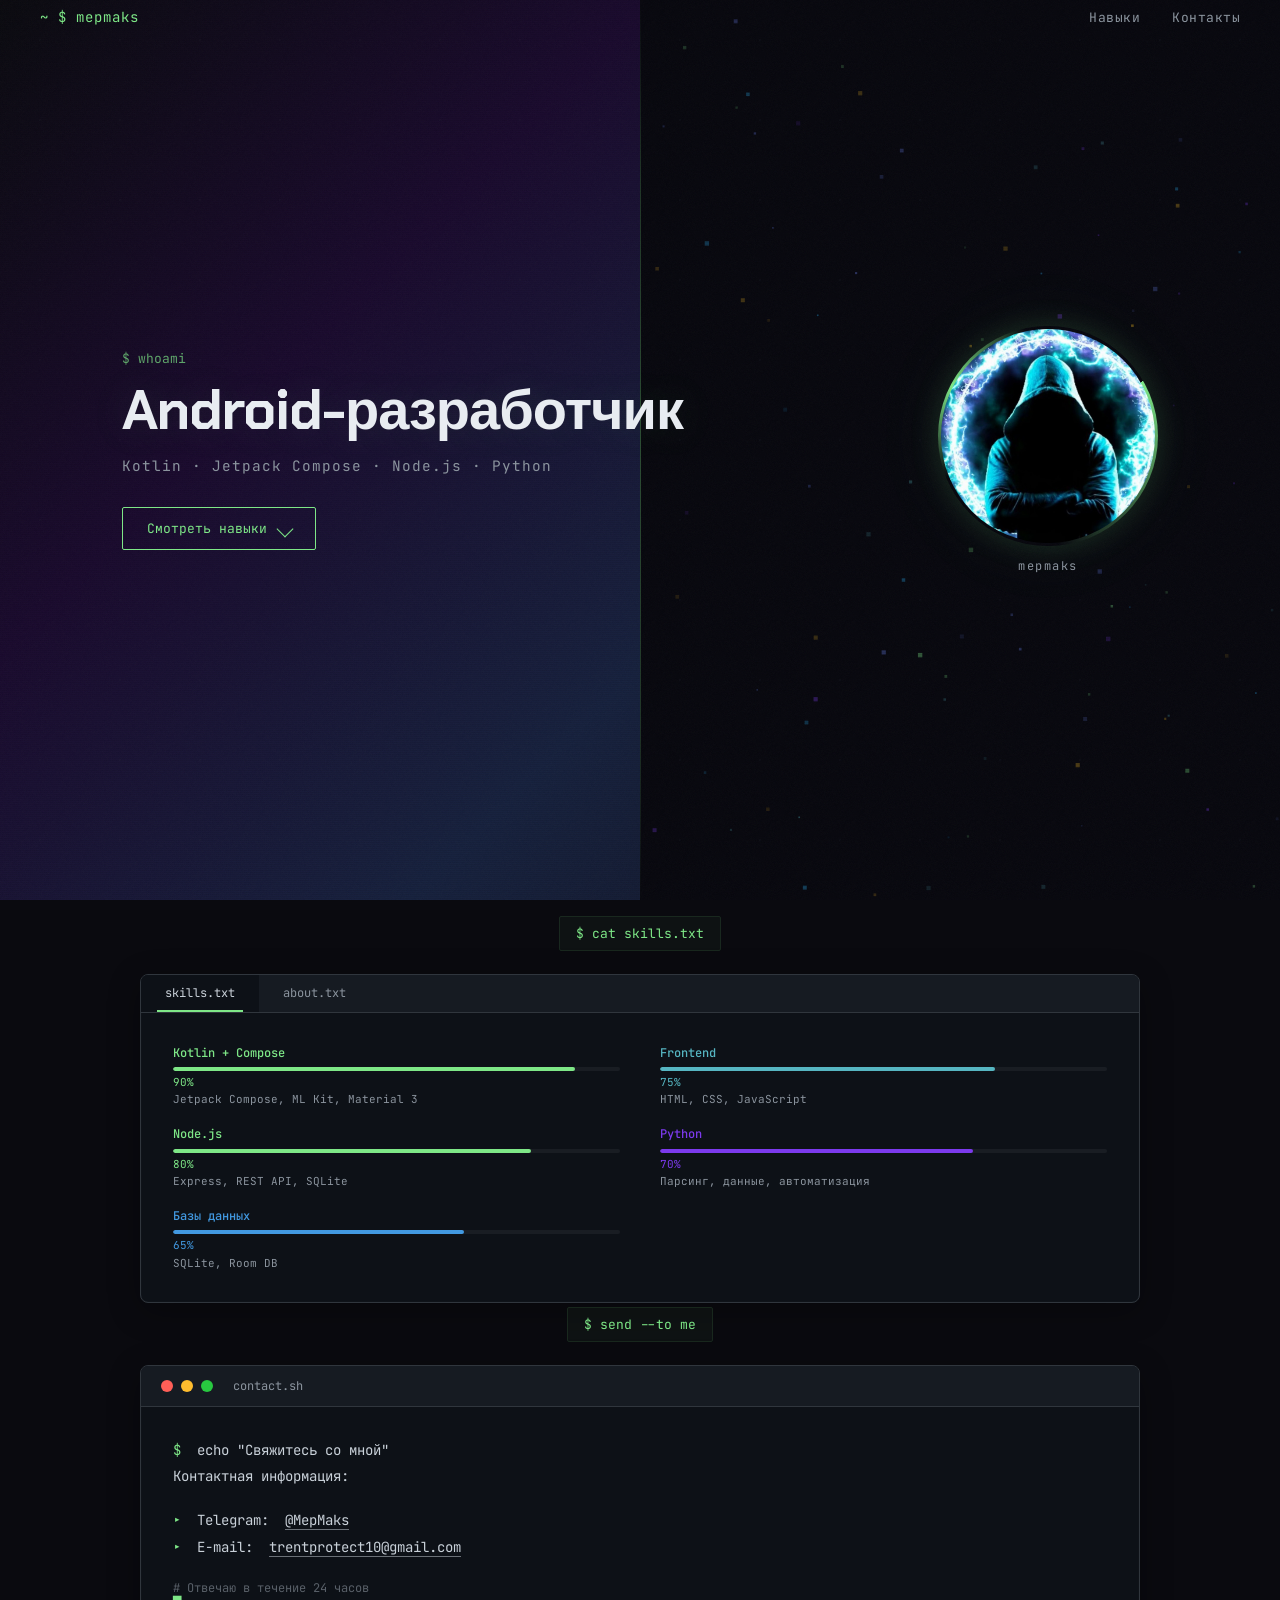
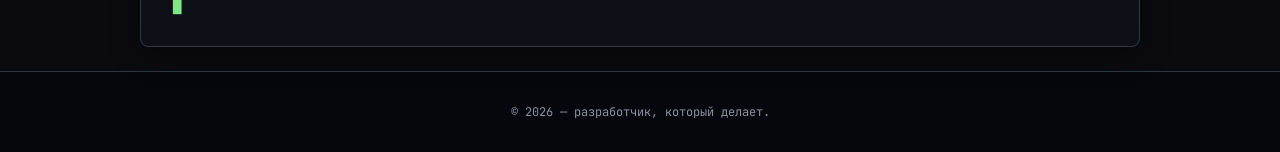
<file: index.html>
<!DOCTYPE html>
<html lang="ru">
<head>
  <meta charset="UTF-8">
  <meta name="viewport" content="width=device-width, initial-scale=1.0">
  <title>Портфолио — Android-разработчик</title>
  <link rel="preconnect" href="https://fonts.googleapis.com">
  <link rel="preconnect" href="https://fonts.gstatic.com" crossorigin>
  <link href="https://fonts.googleapis.com/css2?family=Chakra+Petch:wght@400;600;700&family=JetBrains+Mono:wght@400;500;700&display=swap" rel="stylesheet">
  <link rel="stylesheet" href="css/style.css">
</head>
<body>

  <!-- Navigation -->
  <nav id="navbar">
    <div class="nav-inner">
      <a href="#hero" class="nav-logo">~ $ mepmaks</a>
      <div class="nav-links">
        <a href="#skills">Навыки</a>
        <a href="#contact">Контакты</a>
      </div>
    </div>
  </nav>

  <!-- Hero Section -->
  <section id="hero">
    <canvas id="codeCanvas"></canvas>
    <canvas id="pixelCanvas"></canvas>
    <div class="hero-overlay"></div>
    <div class="scanlines"></div>
    <div class="noise"></div>
    <div class="hero-divider"></div>

    <div class="hero-content">
      <div class="hero-text">
        <span class="terminal-line-prefix">$ whoami</span>
        <h1 class="hero-title">Android-разработчик</h1>
        <p class="hero-subtitle">Kotlin · Jetpack Compose · Node.js · Python</p>
        <a href="#skills" class="cta-button">
          <span class="cta-text">Смотреть навыки</span>
          <span class="cta-arrow"></span>
        </a>
      </div>
      <div class="hero-photo">
        <div class="photo-outer">
          <div class="photo-inner">
            <img src="Photo1.jpg" alt="photo" />
          </div>
        </div>
        <span class="photo-name">mepmaks</span>
      </div>
    </div>
  </section>

  <!-- Skills & About Section -->
  <section id="skills">
    <div class="section-header fade-in">
      <span class="section-prompt">$ cat skills.txt</span>
    </div>

    <div class="terminal-container fade-in">
      <div class="terminal">
        <div class="terminal-tabs">
          <button class="terminal-tab active" data-tab="skills">skills.txt</button>
          <button class="terminal-tab" data-tab="about">about.txt</button>
        </div>
        <div class="terminal-body">
          <!-- Skills Tab -->
          <div class="tab-content active" id="tab-skills">
            <div class="skills-grid">
              <div class="skill-item">
                <div class="skill-name" data-color="#7ee787">Kotlin + Compose</div>
                <div class="skill-bar"><span class="skill-fill" data-width="90%"></span></div>
                <div class="skill-percent" data-color="#7ee787">90%</div>
                <div class="skill-detail">Jetpack Compose, ML Kit, Material 3</div>
              </div>
              <div class="skill-item">
                <div class="skill-name" data-color="#56b6c2">Frontend</div>
                <div class="skill-bar"><span class="skill-fill" data-width="75%"></span></div>
                <div class="skill-percent" data-color="#56b6c2">75%</div>
                <div class="skill-detail">HTML, CSS, JavaScript</div>
              </div>
              <div class="skill-item">
                <div class="skill-name" data-color="#7ee787">Node.js</div>
                <div class="skill-bar"><span class="skill-fill" data-width="80%"></span></div>
                <div class="skill-percent" data-color="#7ee787">80%</div>
                <div class="skill-detail">Express, REST API, SQLite</div>
              </div>
              <div class="skill-item">
                <div class="skill-name" data-color="#7c3aed">Python</div>
                <div class="skill-bar"><span class="skill-fill" data-width="70%"></span></div>
                <div class="skill-percent" data-color="#7c3aed">70%</div>
                <div class="skill-detail">Парсинг, данные, автоматизация</div>
              </div>
              <div class="skill-item">
                <div class="skill-name" data-color="#4299e1">Базы данных</div>
                <div class="skill-bar"><span class="skill-fill" data-width="65%"></span></div>
                <div class="skill-percent" data-color="#4299e1">65%</div>
                <div class="skill-detail">SQLite, Room DB</div>
              </div>
              <div class="skill-item">
                <div class="skill-name" data-color="#fbbf24">Инструменты</div>
                <div class="skill-bar"><span class="skill-fill" data-width="85%"></span></div>
                <div class="skill-percent" data-color="#fbbf24">85%</div>
                <div class="skill-detail">Git, Gradle, Android Studio, Figma</div>
              </div>
            </div>
          </div>
          <!-- About Tab -->
          <div class="tab-content" id="tab-about">
            <div class="about-text">
              <h3>Android-разработчик</h3>
              <p class="about-subtitle">Kotlin · Jetpack Compose · Node.js · Python</p>
              <br>
              <p>Разрабатываю Android-приложения на Kotlin + Jetpack Compose,
              самостоятельно проектирую REST API на Node.js + Express
              и работаю с данными через Python. Связываю клиент, бэкенд
              и данные в одну цепочку.</p>
              <br>
              <h4>Исследование перед кодом</h4>
              <p>Изучаю API, структуру данных и ограничения до начала разработки</p>
              <br>
              <h4>Чистая архитектура</h4>
              <p>Разделяю клиент и сервер, использую репозитории</p>
              <br>
              <h4>Автоматизация</h4>
              <p>Парсинг, тестирование, импорт данных — рутина должна работать сама</p>
              <br>
              <h4>Ориентация на продукт</h4>
              <p>Продукт должен решать задачу пользователя, а не просто работать</p>
              <br>
              <p class="about-goal">Цели: развиваюсь в сторону создания полноценных продуктов —
              от мобильных приложений до серверной инфраструктуры и автоматизации.</p>
              <br>
              <span class="cursor-blink">█</span>
            </div>
          </div>
        </div>
      </div>
    </div>
  </section>

  <!-- Contact Section -->
  <section id="contact">
    <div class="section-header fade-in">
      <span class="section-prompt">$ send --to me</span>
    </div>
    <div class="terminal-container fade-in">
      <div class="terminal terminal-contact">
        <div class="terminal-header-line">
          <span class="terminal-dot dot-red"></span>
          <span class="terminal-dot dot-yellow"></span>
          <span class="terminal-dot dot-green"></span>
          <span class="terminal-title">contact.sh</span>
        </div>
        <div class="terminal-body">
          <div class="prompt-line">
            <span class="prompt-prefix">$</span> echo "Свяжитесь со мной"
          </div>
          <p class="prompt-line">Контактная информация:</p>
          <br>
          <div class="prompt-line">
            <span class="prompt-prefix">▸</span> Telegram:
            <a href="https://t.me/MepMaks" target="_blank" rel="noopener" class="contact-link telegram-link">@MepMaks</a>
          </div>
          <div class="prompt-line">
            <span class="prompt-prefix">▸</span> E-mail:
            <a href="mailto:trentprotect10@gmail.com" class="contact-link email-link">trentprotect10@gmail.com</a>
          </div>
          <br>
          <p class="prompt-comment"># Отвечаю в течение 24 часов</p>
          <span class="cursor-blink">█</span>
        </div>
      </div>
    </div>
  </section>

  <!-- Footer -->
  <footer>
    <p>&copy; 2026 — разработчик, который делает.</p>
  </footer>

  <!-- Pixel animation behind skills & contact sections -->
  <canvas id="sectionPixels"></canvas>

  <script src="js/hero-animation.js"></script>
  <script src="js/scroll-animations.js"></script>
  <script src="js/terminal-ui.js"></script>
  <script src="js/section-pixels.js"></script>
</body>
</html>
</file>
<file: css/style.css>
/* ===== RESET & BASE ===== */
*, *::before, *::after { margin: 0; padding: 0; box-sizing: border-box; }

:root {
  --bg-dark: #0a0a0f;
  --bg-deep: #06060d;
  --bg-terminal: #0d1117;
  --bg-terminal-header: #161b22;
  --bg-terminal-border: #30363d;
  --accent-green: #7ee787;
  --accent-red: #e74c3c;
  --accent-blue: #4299e1;
  --accent-purple: #7c3aed;
  --accent-cyan: #56b6c2;
  --accent-yellow: #fbbf24;
  --accent-gray: #484f58;
  --text-primary: #c9d1d9;
  --text-secondary: #8b949e;
  --font-mono: 'JetBrains Mono', monospace;
  --font-display: 'Chakra Petch', sans-serif;
}

html { scroll-behavior: smooth; font-size: 16px; }
body {
  background: var(--bg-dark);
  color: var(--text-primary);
  overflow-x: hidden;
  -webkit-font-smoothing: antialiased;
}

::-webkit-scrollbar { width: 6px; }
::-webkit-scrollbar-track { background: var(--bg-dark); }
::-webkit-scrollbar-thumb { background: var(--bg-terminal-border); border-radius: 3px; }
::-webkit-scrollbar-thumb:hover { background: var(--accent-green); }

/* ===== NAVIGATION ===== */
#navbar {
  position: fixed; top: 0; left: 0; width: 100%;
  z-index: 1000; padding: 0.5rem 1rem;
  transition: background 0.4s ease, backdrop-filter 0.4s ease;
}
#navbar.scrolled {
  background: rgba(10, 10, 15, 0.85);
  backdrop-filter: blur(18px);
  -webkit-backdrop-filter: blur(18px);
  border-bottom: 1px solid rgba(48, 54, 61, 0.4);
}
.nav-inner {
  max-width: 1200px; margin: 0 auto;
  display: flex; justify-content: space-between; align-items: center;
}
.nav-logo {
  font-family: var(--font-mono); color: var(--accent-green);
  font-size: 14px; text-decoration: none; letter-spacing: 1px;
}
.nav-links { display: flex; gap: 2rem; }
.nav-links a {
  font-family: var(--font-mono); color: var(--text-secondary);
  text-decoration: none; font-size: 13px; letter-spacing: 0.5px;
  transition: color 0.3s; position: relative;
}
.nav-links a::after {
  content: ''; position: absolute; bottom: -4px; left: 0;
  width: 0; height: 1px; background: var(--accent-green);
  transition: width 0.3s;
}
.nav-links a:hover { color: var(--accent-green); }
.nav-links a:hover::after { width: 100%; }

/* ===== HERO ===== */
#hero {
  position: relative;
  min-height: 100vh;
  display: flex;
  align-items: center;
  justify-content: center;
  overflow: hidden;
  background: linear-gradient(135deg, #0a0a0f 0%, #1a0a2e 30%, #16213e 60%, #0f0f1a 100%);
}
#codeCanvas, #pixelCanvas {
  position: absolute; top: 0; left: 0; width: 100%; height: 100%;
}
#pixelCanvas { z-index: 1; }

.hero-overlay {
  position: absolute; inset: 0;
  background: radial-gradient(circle 1px at 50% 50%, rgba(48, 54, 61, 0.1) 100%, transparent 100%);
  background-size: 80px 80px; z-index: 2;
}
.scanlines {
  position: absolute; inset: 0; z-index: 3; pointer-events: none;
  background: repeating-linear-gradient(0deg,
    transparent 0px, transparent 1px,
    rgba(0,0,0,0.07) 1px, rgba(0,0,0,0.07) 2px);
}
.noise {
  position: absolute; inset: 0; z-index: 4; pointer-events: none; opacity: 0.035;
  background: url("data:image/svg+xml,%3Csvg viewBox='0 0 512 512' xmlns='http://www.w3.org/2000/svg'%3E%3Cfilter id='n'%3E%3CfeTurbulence type='fractalNoise' baseFrequency='0.8' numOctaves='4' stitchTiles='stitch'/%3E%3C/filter%3E%3Crect width='512' height='512' filter='url(%23n)'/%3E%3C/svg%3E");
  background-size: 200px 200px;
}
.hero-divider {
  position: absolute;
  left: 50%; top: 0; width: 1px; height: 100%;
  background: linear-gradient(
    to bottom,
    transparent,
    rgba(126, 231, 135, 0.2) 20%,
    rgba(126, 231, 135, 0.3) 50%,
    rgba(126, 231, 135, 0.2) 80%,
    transparent
  );
  z-index: 5;
}

.hero-content {
  position: relative; z-index: 10;
  display: grid;
  grid-template-columns: 1fr auto;
  align-items: center;
  gap: 3rem;
  max-width: 1100px;
  width: 100%;
  padding: 2rem;
}

/* Hero text */
.hero-text {
  opacity: 0; transform: translateY(30px);
  animation: heroFadeIn 1s ease 0.3s forwards;
}
@keyframes heroFadeIn { to { opacity: 1; transform: translateY(0); } }

.terminal-line-prefix {
  font-family: var(--font-mono); color: var(--accent-green);
  font-size: 13px; display: block; margin-bottom: 0.75rem; opacity: 0.7;
}
.hero-title {
  font-family: var(--font-display); font-weight: 700;
  font-size: clamp(2rem, 4.5vw, 3.5rem);
  color: #e8ecf1; letter-spacing: -1px; line-height: 1.1;
  text-shadow: 0 0 40px rgba(126, 231, 135, 0.13);
  margin-bottom: 1rem;
}
.hero-subtitle {
  font-family: var(--font-mono); color: var(--text-secondary);
  font-size: 0.9rem; letter-spacing: 1px; margin-bottom: 2rem;
}

/* CTA */
.cta-button {
  display: inline-flex; align-items: center; gap: 0.75rem;
  background: transparent; border: 1px solid var(--accent-green);
  color: var(--accent-green); padding: 0.75rem 1.5rem;
  font-family: var(--font-mono); font-size: 13px;
  text-decoration: none; cursor: pointer;
  transition: all 0.3s ease;
  animation: ctaPulse 3s ease-in-out infinite 2s;
  border-radius: 2px;
}
.cta-button:hover {
  background: rgba(126, 231, 135, 0.08);
  box-shadow: 0 0 20px rgba(126, 231, 135, 0.15);
}
.cta-arrow {
  display: inline-block; width: 12px; height: 12px;
  border-right: 1.5px solid var(--accent-green);
  border-bottom: 1.5px solid var(--accent-green);
  transform: rotate(45deg); transition: transform 0.3s;
}
.cta-button:hover .cta-arrow { transform: rotate(45deg) translate(2px, 2px); }
@keyframes ctaPulse {
  0%, 70% { opacity: 1; } 75% { opacity: 0.6; }
  85% { opacity: 1; } 95% { opacity: 0.6; } 100% { opacity: 1; }
}

/* Photo */
.hero-photo {
  opacity: 0; transform: translateY(30px);
  animation: heroFadeIn 1s ease 0.6s forwards;
  text-align: center;
}
.photo-outer {
  width: 220px; height: 220px;
  border-radius: 50%; padding: 3px;
  background: conic-gradient(from 60deg,
    var(--accent-green), transparent 32%, transparent 52%,
    var(--accent-green), transparent 80%);
  animation: borderRotate 6s linear infinite;
  box-shadow: 0 0 30px rgba(126, 231, 135, 0.15), 0 0 80px rgba(126, 231, 135, 0.06);
}
.photo-inner {
  width: 100%; height: 100%; border-radius: 50%;
  background: var(--bg-dark);
  display: flex; align-items: center; justify-content: center;
  overflow: hidden;
}
.photo-inner img {
  width: 100%; height: 100%; object-fit: cover; display: block;
}
@keyframes borderRotate { to { transform: rotate(360deg); } }
.photo-name {
  font-family: var(--font-mono); color: var(--text-secondary);
  font-size: 12px; letter-spacing: 1.5px; margin-top: 0.75rem; display: block;
}

/* ===== SECTIONS COMMON ===== */
section { padding: 2rem 1.5rem; position: relative; }
#skills { padding-top: 1.5rem; padding-bottom: 0.5rem; }
#contact { padding-top: 0.25rem; padding-bottom: 1.5rem; }
.section-header {
  text-align: center; margin-bottom: 2rem;
  position: relative; z-index: 2;
}
.section-prompt {
  font-family: var(--font-mono); color: var(--accent-green);
  font-size: 13px; padding: 0.5rem 1rem;
  background: rgba(126, 231, 135, 0.04);
  border: 1px solid rgba(126, 231, 135, 0.1); border-radius: 2px;
}
.terminal-container {
  max-width: 1000px; margin: 0 auto;
  position: relative; z-index: 2;
}

/* ===== TERMINAL ===== */
.terminal {
  background: var(--bg-terminal);
  border: 1px solid var(--bg-terminal-border);
  border-radius: 8px; overflow: hidden;
  box-shadow: 0 8px 32px rgba(0, 0, 0, 0.3), 0 0 1px rgba(110, 115, 130, 0.3) inset;
}
.terminal-tabs {
  display: flex; background: var(--bg-terminal-header);
  border-bottom: 1px solid var(--bg-terminal-border);
}
.terminal-tab {
  background: none; border: none; color: var(--text-secondary);
  font-family: var(--font-mono); font-size: 12px;
  padding: 0.65rem 1.5rem; cursor: pointer;
  transition: color 0.3s, background 0.3s; position: relative;
}
.terminal-tab::after {
  content: ''; position: absolute; bottom: 0;
  left: 1rem; right: 1rem; height: 2px;
  background: var(--accent-green);
  opacity: 0; transition: opacity 0.3s;
}
.terminal-tab:hover { color: var(--text-primary); }
.terminal-tab.active {
  color: var(--text-primary); background: var(--bg-terminal);
}
.terminal-tab.active::after { opacity: 1; }
.terminal-body { padding: 2rem; }
.tab-content {
  display: none;
  opacity: 0; transform: translateY(10px);
  transition: opacity 0.4s ease, transform 0.4s ease;
}
.tab-content.active { display: block; opacity: 1; transform: translateY(0); }

.terminal-header-line {
  display: flex; align-items: center; gap: 8px;
  padding: 0.75rem 1.25rem;
  background: var(--bg-terminal-header);
  border-bottom: 1px solid var(--bg-terminal-border);
}
.terminal-dot { width: 12px; height: 12px; border-radius: 50%; }
.dot-red { background: #ff5f57; }
.dot-yellow { background: #febc2e; }
.dot-green { background: #28c840; }
.terminal-title {
  font-family: var(--font-mono); color: var(--text-secondary);
  font-size: 12px; margin-left: 0.75rem;
}

/* ===== SKILLS ===== */
.skills-grid {
  display: grid;
  grid-template-columns: 1fr 1fr;
  gap: 1.25rem 2.5rem;
}
.skill-item {
  opacity: 0; transform: translateY(20px);
  transition: opacity 0.5s ease, transform 0.5s ease;
}
.skill-item.animate-in { opacity: 1; transform: translateY(0); }

.skill-name {
  font-family: var(--font-mono); font-size: 12px;
  font-weight: 500; margin-bottom: 0.4rem;
}
.skill-bar {
  width: 100%; height: 4px;
  background: rgba(255, 255, 255, 0.05);
  border-radius: 2px; overflow: hidden;
}
.skill-fill {
  display: block; height: 100%; width: 0%;
  border-radius: 2px;
  transition: width 1.2s cubic-bezier(0.25, 0.46, 0.45, 0.94);
  position: relative;
}
.skill-percent {
  font-family: var(--font-mono); font-size: 11px; margin-top: 0.25rem;
}
.skill-detail {
  font-family: var(--font-mono); font-size: 11px;
  color: var(--text-secondary); margin-top: 0.2rem;
}

/* ===== ABOUT ===== */
.about-text {
  font-family: var(--font-mono); font-size: 14px;
  line-height: 1.7; max-width: 680px; color: var(--text-primary);
}
.about-text h3 {
  font-family: var(--font-display); color: var(--accent-green);
  font-size: 1.5rem; font-weight: 700; margin-bottom: 0.5rem;
}
.about-text h4 {
  color: var(--accent-green); font-family: var(--font-mono);
  font-size: 14px; font-weight: 500; margin-bottom: 0.3rem;
}
.about-text h4::before { content: '▸ '; color: var(--accent-green); }
.about-subtitle {
  color: var(--text-secondary); font-size: 13px; letter-spacing: 0.5px;
}
.about-goal {
  color: var(--text-secondary);
  border-left: 2px solid var(--bg-terminal-border);
  padding-left: 1rem; font-style: italic;
}
.cursor-blink {
  font-family: var(--font-mono); font-size: 14px;
  color: var(--accent-green); animation: blink 1s step-start infinite;
}
@keyframes blink { 50% { opacity: 0; } }

/* ===== CONTACT ===== */
.prompt-line {
  font-family: var(--font-mono); font-size: 14px;
  color: var(--text-primary); margin-bottom: 0.25rem; line-height: 1.6;
}
.prompt-prefix { color: var(--accent-green); margin-right: 0.5rem; }
.contact-link {
  color: var(--text-primary); text-decoration: none;
  padding: 0.125rem 0.5rem; transition: color 0.3s;
  position: relative;
}
.contact-link::after {
  content: ''; position: absolute; bottom: 1px;
  left: 0.5rem; right: 0.5rem;
  height: 1px; background: currentColor;
  opacity: 0.5; transition: opacity 0.3s;
}
.contact-link:hover::after { opacity: 1; }
.telegram-link:hover { color: #2AABEE; }
.telegram-link:hover::after { background: #2AABEE; }
.email-link:hover { color: var(--accent-red); }
.email-link:hover::after { background: var(--accent-red); }
.prompt-comment {
  font-family: var(--font-mono); font-size: 12px;
  color: var(--text-secondary); opacity: 0.6;
}

/* ===== FOOTER ===== */
footer {
  text-align: center; padding: 2rem 1rem;
  font-family: var(--font-mono); font-size: 12px;
  color: var(--text-secondary);
  background: #06060d;
  border-top: 1px solid var(--bg-terminal-border);
}

/* ===== FADE IN ===== */
.fade-in {
  opacity: 0; transform: translateY(30px);
  transition: opacity 0.7s ease, transform 0.7s ease;
}
.fade-in.animate-in { opacity: 1; transform: translateY(0); }

/* Pixel canvas behind sections (below hero) */
#sectionPixels {
  position: fixed;
  top: 0; left: 0;
  width: 100vw; height: 100vh;
  pointer-events: none;
  z-index: 2;
}

/* Content z-index */
#navbar { z-index: 1000; }
#hero { position: relative; z-index: 10; }
/* Sections - transparent bg so pixels show through */
#skills, #contact {
  position: relative;
  z-index: 5;
  min-height: auto;
  background: transparent;
}
#skills .terminal-container,
#contact .terminal-container {
  max-width: 1000px;
  margin: 0 auto;
  position: relative;
  z-index: 10;
}

/* ===== RESPONSIVE ===== */
@media (max-width: 768px) {
  .hero-content { grid-template-columns: 1fr; text-align: center; padding-top: 4rem; }
  .hero-photo { order: -1; }
  .photo-outer { width: 160px; height: 160px; margin: 0 auto; }
  .skills-grid { grid-template-columns: 1fr; }
  .nav-links { gap: 1.25rem; }
  #sideCodeLeft, #sideCodeRight { display: none; }
}
</file>
